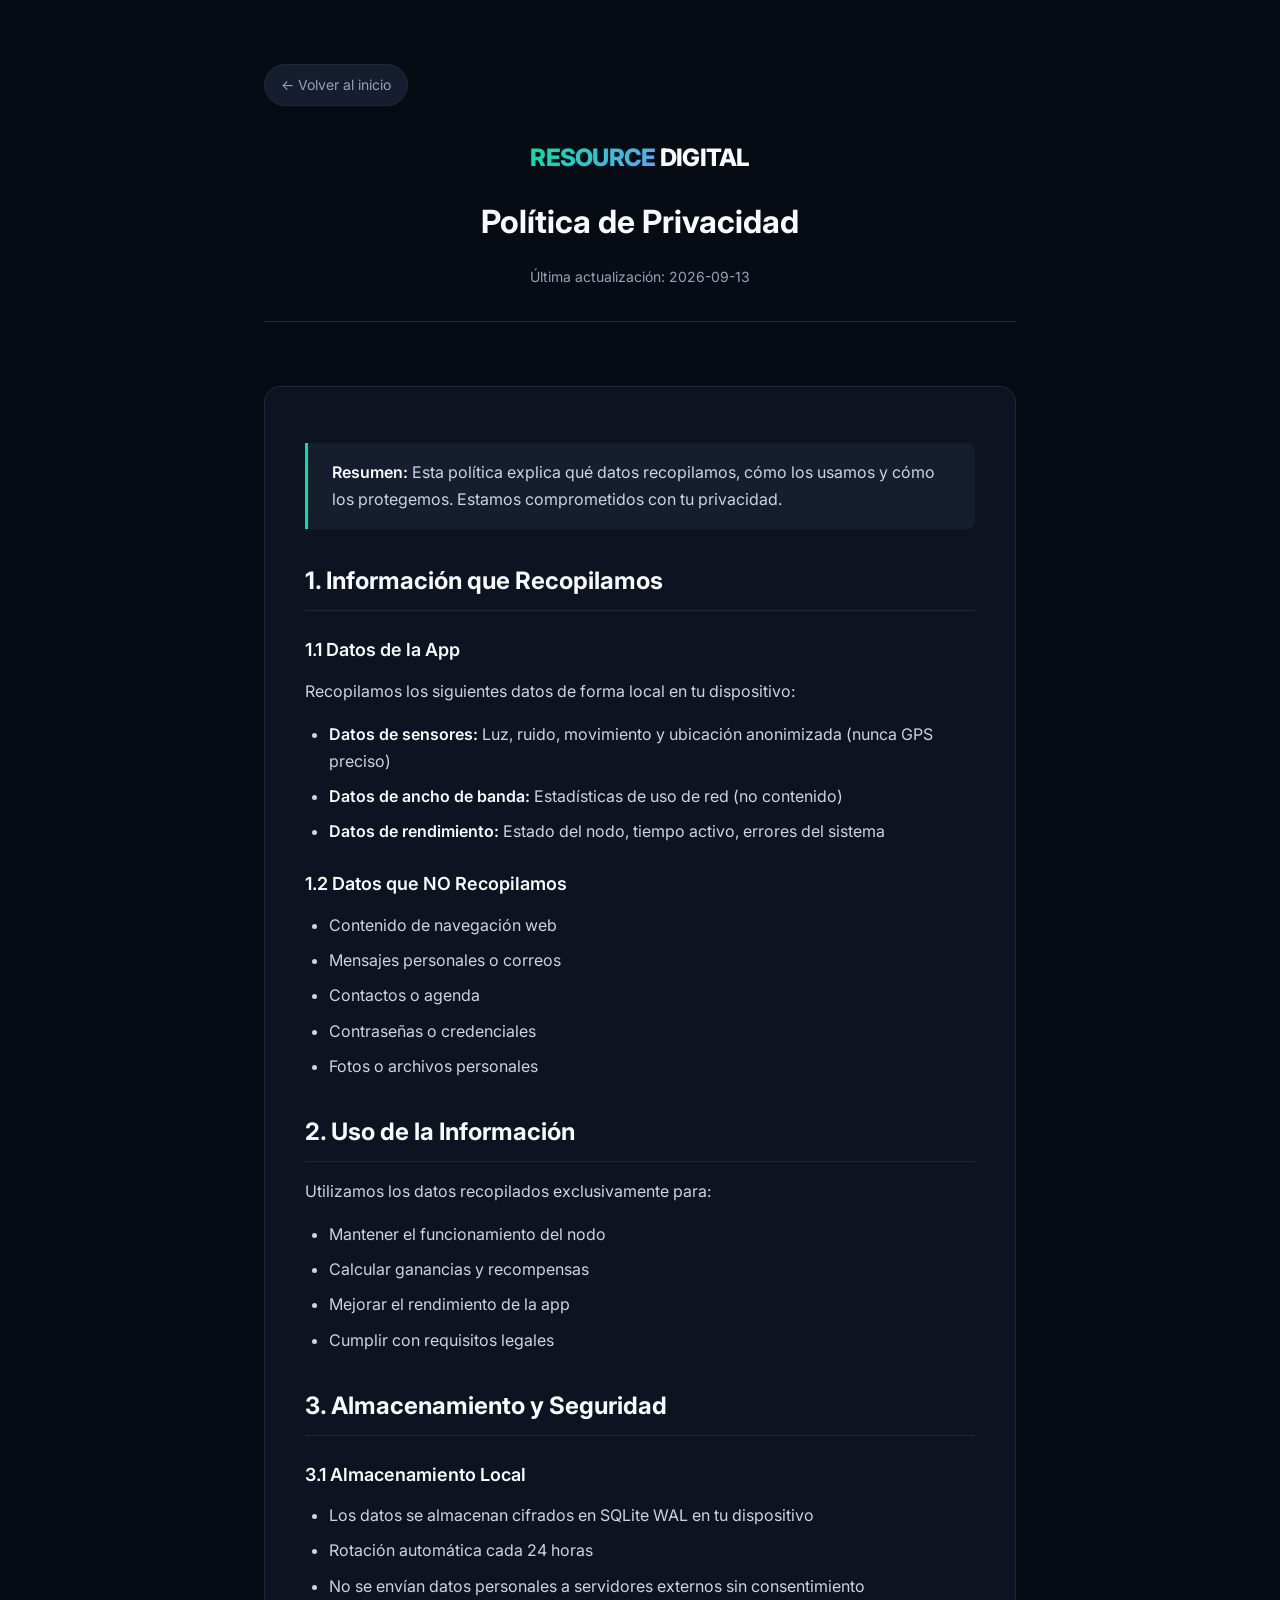
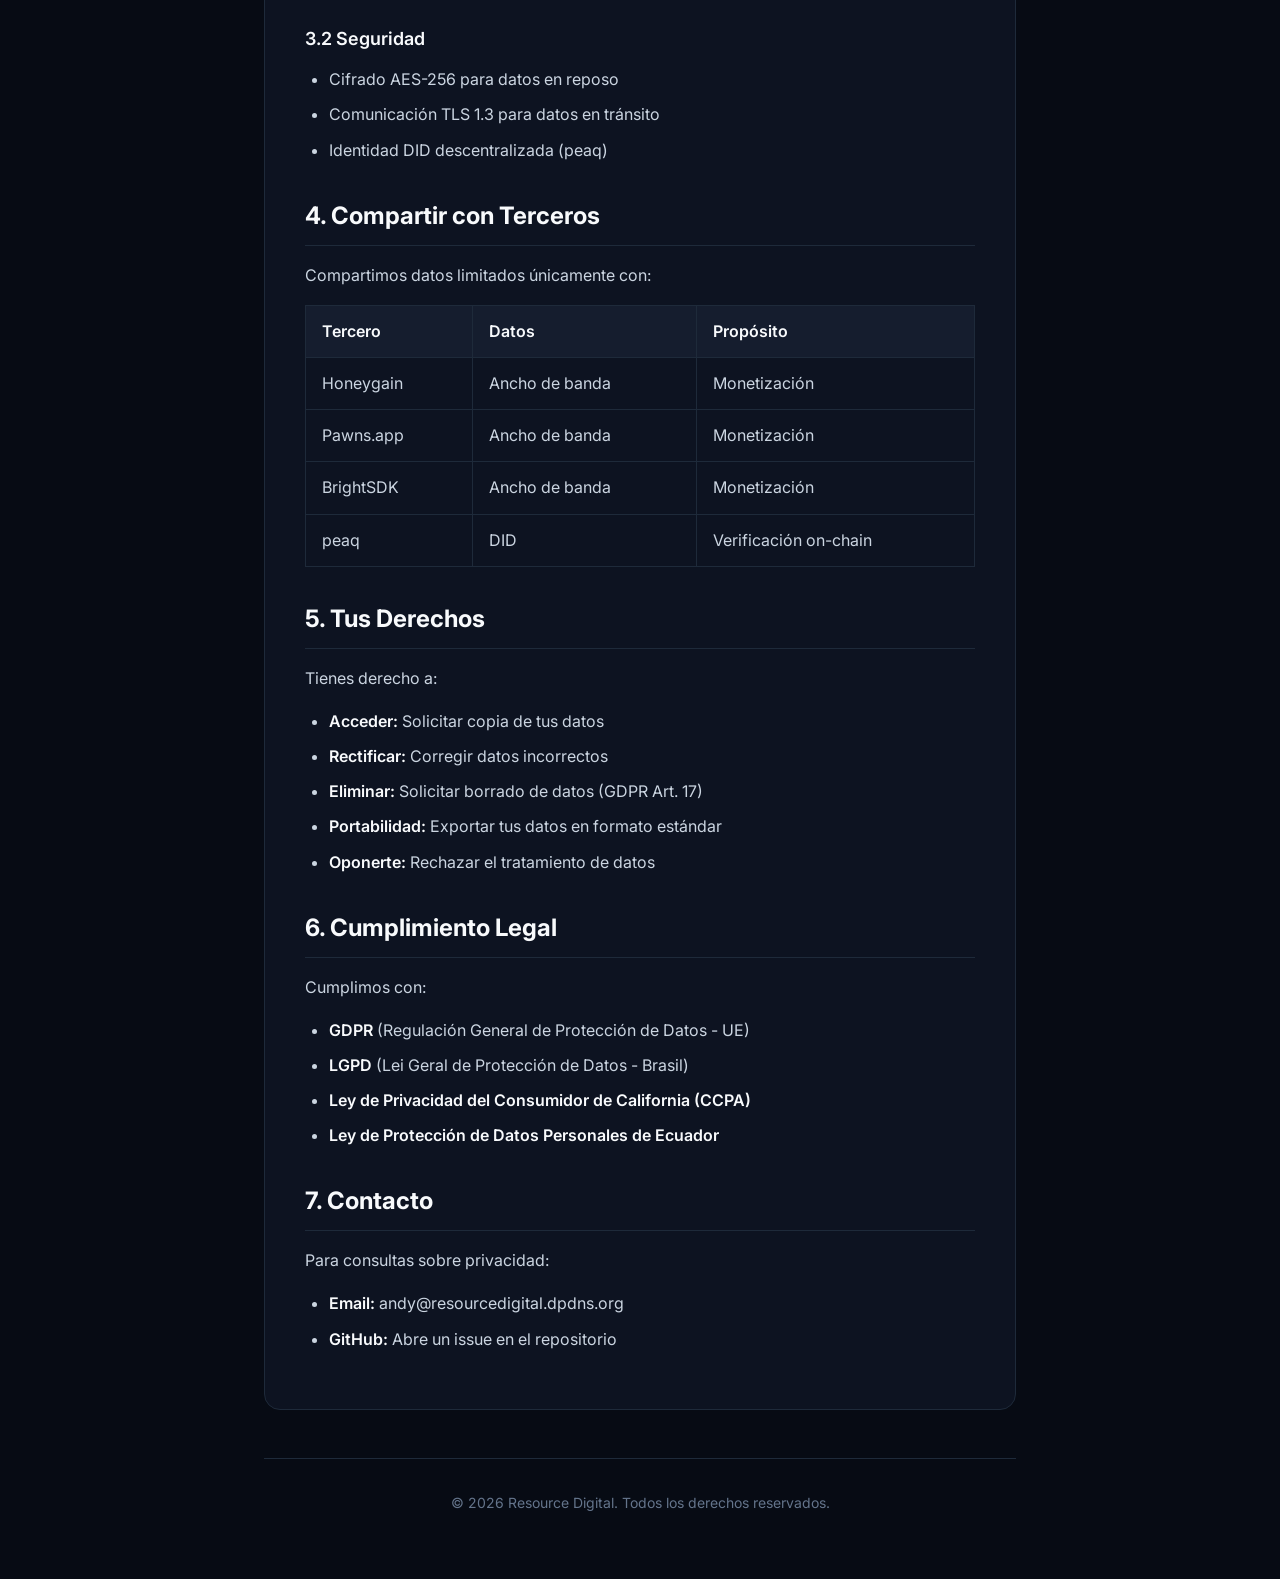
<file: legal/privacy.html>
<!DOCTYPE html>
<html lang="es">
<head>
    <meta charset="UTF-8">
    <meta name="viewport" content="width=device-width, initial-scale=1.0">
    <meta name="description" content="Resource Digital - Política de Privacidad">
    <meta name="theme-color" content="#00e5a0">
    <meta property="og:type" content="website">
    <meta property="og:title" content="Resource Digital | Política de Privacidad">
    <meta property="og:description" content="Política de Privacidad - Resource Digital">
    <title>Resource Digital | Política de Privacidad</title>
    <link rel="icon" type="image/svg+xml" href="../assets/images/favicon.svg">
    <link rel="preconnect" href="https://fonts.googleapis.com">
    <link rel="preconnect" href="https://fonts.gstatic.com" crossorigin>
    <link href="https://fonts.googleapis.com/css2?family=Inter:wght@400;500;600;700;800&family=JetBrains+Mono:wght@400;500&display=swap" rel="stylesheet">
    <style>
        :root {
            --bg-0: #070b14;
            --bg-1: #0d1321;
            --bg-2: #151d2e;
            --bg-3: #1a2540;
            --border: #1e2a3a;
            --border-hover: #2a3a52;
            --text-0: #f8fafc;
            --text-1: #cbd5e1;
            --text-2: #94a3b8;
            --text-3: #64748b;
            --accent: #00e5a0;
            --accent-dim: #00b884;
            --accent-glow: rgba(0, 229, 160, 0.12);
            --accent-glow-strong: rgba(0, 229, 160, 0.25);
            --warning: #fbbf24;
            --danger: #f87171;
            --info: #60a5fa;
            --future: #a78bfa;
            --gradient-primary: linear-gradient(135deg, var(--accent) 0%, var(--info) 100%);
            --font-sans: 'Inter', -apple-system, BlinkMacSystemFont, 'Segoe UI', sans-serif;
            --font-mono: 'JetBrains Mono', 'Fira Code', 'SF Mono', monospace;
            --fs-xs: 0.75rem;
            --fs-sm: 0.875rem;
            --fs-base: 1rem;
            --fs-lg: 1.125rem;
            --fs-xl: 1.5rem;
            --fs-2xl: 2rem;
            --fs-3xl: 2.75rem;
            --space-1: 0.25rem;
            --space-2: 0.5rem;
            --space-3: 0.75rem;
            --space-4: 1rem;
            --space-5: 1.25rem;
            --space-6: 1.5rem;
            --space-8: 2rem;
            --space-10: 2.5rem;
            --space-12: 3rem;
            --space-16: 4rem;
            --radius-sm: 8px;
            --radius-md: 12px;
            --radius-lg: 16px;
            --shadow-sm: 0 1px 3px rgba(0,0,0,0.4);
            --shadow-md: 0 4px 16px rgba(0,0,0,0.5);
            --shadow-lg: 0 12px 40px rgba(0,0,0,0.6);
            --shadow-glow: 0 0 32px var(--accent-glow);
            --ease: cubic-bezier(0.4, 0, 0.2, 1);
            --dur-fast: 150ms;
            --dur: 250ms;
            --dur-slow: 400ms;
        }
        *, *::before, *::after { box-sizing: border-box; margin: 0; padding: 0; }
        html { scroll-behavior: smooth; }
        body {
            font-family: var(--font-sans);
            background: var(--bg-0);
            color: var(--text-1);
            line-height: 1.7;
            -webkit-font-smoothing: antialiased;
            min-height: 100vh;
        }
        ::selection { background: var(--accent); color: var(--bg-0); }
        ::-webkit-scrollbar { width: 10px; }
        ::-webkit-scrollbar-track { background: var(--bg-0); }
        ::-webkit-scrollbar-thumb { background: var(--bg-3); border-radius: 5px; border: 2px solid var(--bg-0); }
        ::-webkit-scrollbar-thumb:hover { background: var(--accent-dim); }
        a { color: var(--accent); text-decoration: none; }
        a:hover { text-decoration: underline; }
        
        /* LAYOUT */
        .legal-container {
            max-width: 800px;
            margin: 0 auto;
            padding: var(--space-16) var(--space-6);
        }
        
        /* HEADER */
        .legal-header {
            text-align: center;
            margin-bottom: var(--space-16);
            padding-bottom: var(--space-8);
            border-bottom: 1px solid var(--border);
        }
        .legal-header__brand {
            font-size: var(--fs-xl);
            font-weight: 800;
            color: var(--text-0);
            text-transform: uppercase;
            letter-spacing: -0.03em;
            margin-bottom: var(--space-4);
        }
        .legal-header__brand-accent {
            background: var(--gradient-primary);
            -webkit-background-clip: text;
            -webkit-text-fill-color: transparent;
            background-clip: text;
        }
        .legal-header__title {
            font-size: var(--fs-2xl);
            font-weight: 700;
            color: var(--text-0);
            margin-bottom: var(--space-4);
        }
        .legal-header__subtitle {
            color: var(--text-2);
            font-size: var(--fs-sm);
        }
        
        /* CONTENT */
        .legal-content {
            background: var(--bg-1);
            border: 1px solid var(--border);
            border-radius: var(--radius-lg);
            padding: var(--space-10);
        }
        .legal-content h2 {
            font-size: var(--fs-xl);
            font-weight: 700;
            color: var(--text-0);
            margin: var(--space-8) 0 var(--space-4);
            padding-bottom: var(--space-2);
            border-bottom: 1px solid var(--border);
        }
        .legal-content h2:first-child { margin-top: 0; }
        .legal-content h3 {
            font-size: var(--fs-lg);
            font-weight: 600;
            color: var(--text-0);
            margin: var(--space-6) 0 var(--space-3);
        }
        .legal-content p {
            margin-bottom: var(--space-4);
            color: var(--text-1);
        }
        .legal-content ul, .legal-content ol {
            margin-bottom: var(--space-4);
            padding-left: var(--space-6);
        }
        .legal-content li {
            margin-bottom: var(--space-2);
            color: var(--text-1);
        }
        .legal-content strong { color: var(--text-0); font-weight: 600; }
        .legal-content blockquote {
            background: var(--bg-2);
            border-left: 3px solid var(--accent);
            padding: var(--space-4) var(--space-6);
            margin: var(--space-4) 0;
            border-radius: 0 var(--radius-sm) var(--radius-sm) 0;
        }
        .legal-content table {
            width: 100%;
            border-collapse: collapse;
            margin: var(--space-4) 0;
        }
        .legal-content th, .legal-content td {
            padding: var(--space-3) var(--space-4);
            text-align: left;
            border: 1px solid var(--border);
        }
        .legal-content th {
            background: var(--bg-2);
            color: var(--text-0);
            font-weight: 600;
        }
        .legal-content td { color: var(--text-1); }
        
        /* FOOTER */
        .legal-footer {
            text-align: center;
            margin-top: var(--space-12);
            padding-top: var(--space-8);
            border-top: 1px solid var(--border);
        }
        .legal-footer p {
            color: var(--text-3);
            font-size: var(--fs-sm);
        }
        
        /* BACK LINK */
        .back-link {
            display: inline-flex;
            align-items: center;
            gap: var(--space-2);
            margin-bottom: var(--space-8);
            padding: var(--space-2) var(--space-4);
            background: var(--bg-2);
            border: 1px solid var(--border);
            border-radius: 999px;
            font-size: var(--fs-sm);
            color: var(--text-2);
            transition: all var(--dur) var(--ease);
        }
        .back-link:hover {
            background: var(--bg-3);
            border-color: var(--accent);
            color: var(--accent);
            text-decoration: none;
        }
    </style>
</head>
<body>
    <div class="legal-container">
        <a href="../" class="back-link">← Volver al inicio</a>
        
        <header class="legal-header">
            <div class="legal-header__brand">
                <span class="legal-header__brand-accent">RESOURCE</span> DIGITAL
            </div>
            <h1 class="legal-header__title">Política de Privacidad</h1>
            <p class="legal-header__subtitle">Última actualización: 2026-09-13</p>
        </header>
        
        <main class="legal-content">
            
<blockquote>
<strong>Resumen:</strong> Esta política explica qué datos recopilamos, cómo los usamos y cómo los protegemos. Estamos comprometidos con tu privacidad.
</blockquote>

<h2>1. Información que Recopilamos</h2>

<h3>1.1 Datos de la App</h3>
<p>Recopilamos los siguientes datos de forma local en tu dispositivo:</p>
<ul>
<li><strong>Datos de sensores:</strong> Luz, ruido, movimiento y ubicación anonimizada (nunca GPS preciso)</li>
<li><strong>Datos de ancho de banda:</strong> Estadísticas de uso de red (no contenido)</li>
<li><strong>Datos de rendimiento:</strong> Estado del nodo, tiempo activo, errores del sistema</li>
</ul>

<h3>1.2 Datos que NO Recopilamos</h3>
<ul>
<li>Contenido de navegación web</li>
<li>Mensajes personales o correos</li>
<li>Contactos o agenda</li>
<li>Contraseñas o credenciales</li>
<li>Fotos o archivos personales</li>
</ul>

<h2>2. Uso de la Información</h2>
<p>Utilizamos los datos recopilados exclusivamente para:</p>
<ul>
<li>Mantener el funcionamiento del nodo</li>
<li>Calcular ganancias y recompensas</li>
<li>Mejorar el rendimiento de la app</li>
<li>Cumplir con requisitos legales</li>
</ul>

<h2>3. Almacenamiento y Seguridad</h2>

<h3>3.1 Almacenamiento Local</h3>
<ul>
<li>Los datos se almacenan cifrados en SQLite WAL en tu dispositivo</li>
<li>Rotación automática cada 24 horas</li>
<li>No se envían datos personales a servidores externos sin consentimiento</li>
</ul>

<h3>3.2 Seguridad</h3>
<ul>
<li>Cifrado AES-256 para datos en reposo</li>
<li>Comunicación TLS 1.3 para datos en tránsito</li>
<li>Identidad DID descentralizada (peaq)</li>
</ul>

<h2>4. Compartir con Terceros</h2>
<p>Compartimos datos limitados únicamente con:</p>
<table>
<tr><th>Tercero</th><th>Datos</th><th>Propósito</th></tr>
<tr><td>Honeygain</td><td>Ancho de banda</td><td>Monetización</td></tr>
<tr><td>Pawns.app</td><td>Ancho de banda</td><td>Monetización</td></tr>
<tr><td>BrightSDK</td><td>Ancho de banda</td><td>Monetización</td></tr>
<tr><td>peaq</td><td>DID</td><td>Verificación on-chain</td></tr>
</table>

<h2>5. Tus Derechos</h2>
<p>Tienes derecho a:</p>
<ul>
<li><strong>Acceder:</strong> Solicitar copia de tus datos</li>
<li><strong>Rectificar:</strong> Corregir datos incorrectos</li>
<li><strong>Eliminar:</strong> Solicitar borrado de datos (GDPR Art. 17)</li>
<li><strong>Portabilidad:</strong> Exportar tus datos en formato estándar</li>
<li><strong>Oponerte:</strong> Rechazar el tratamiento de datos</li>
</ul>

<h2>6. Cumplimiento Legal</h2>
<p>Cumplimos con:</p>
<ul>
<li><strong>GDPR</strong> (Regulación General de Protección de Datos - UE)</li>
<li><strong>LGPD</strong> (Lei Geral de Protección de Datos - Brasil)</li>
<li><strong>Ley de Privacidad del Consumidor de California (CCPA)</strong></li>
<li><strong>Ley de Protección de Datos Personales de Ecuador</strong></li>
</ul>

<h2>7. Contacto</h2>
<p>Para consultas sobre privacidad:</p>
<ul>
<li><strong>Email:</strong> andy@resourcedigital.dpdns.org</li>
<li><strong>GitHub:</strong> Abre un issue en el repositorio</li>
</ul>

        </main>
        
        <footer class="legal-footer">
            <p>© 2026 Resource Digital. Todos los derechos reservados.</p>
        </footer>
    </div>
</body>
</html>
</file>
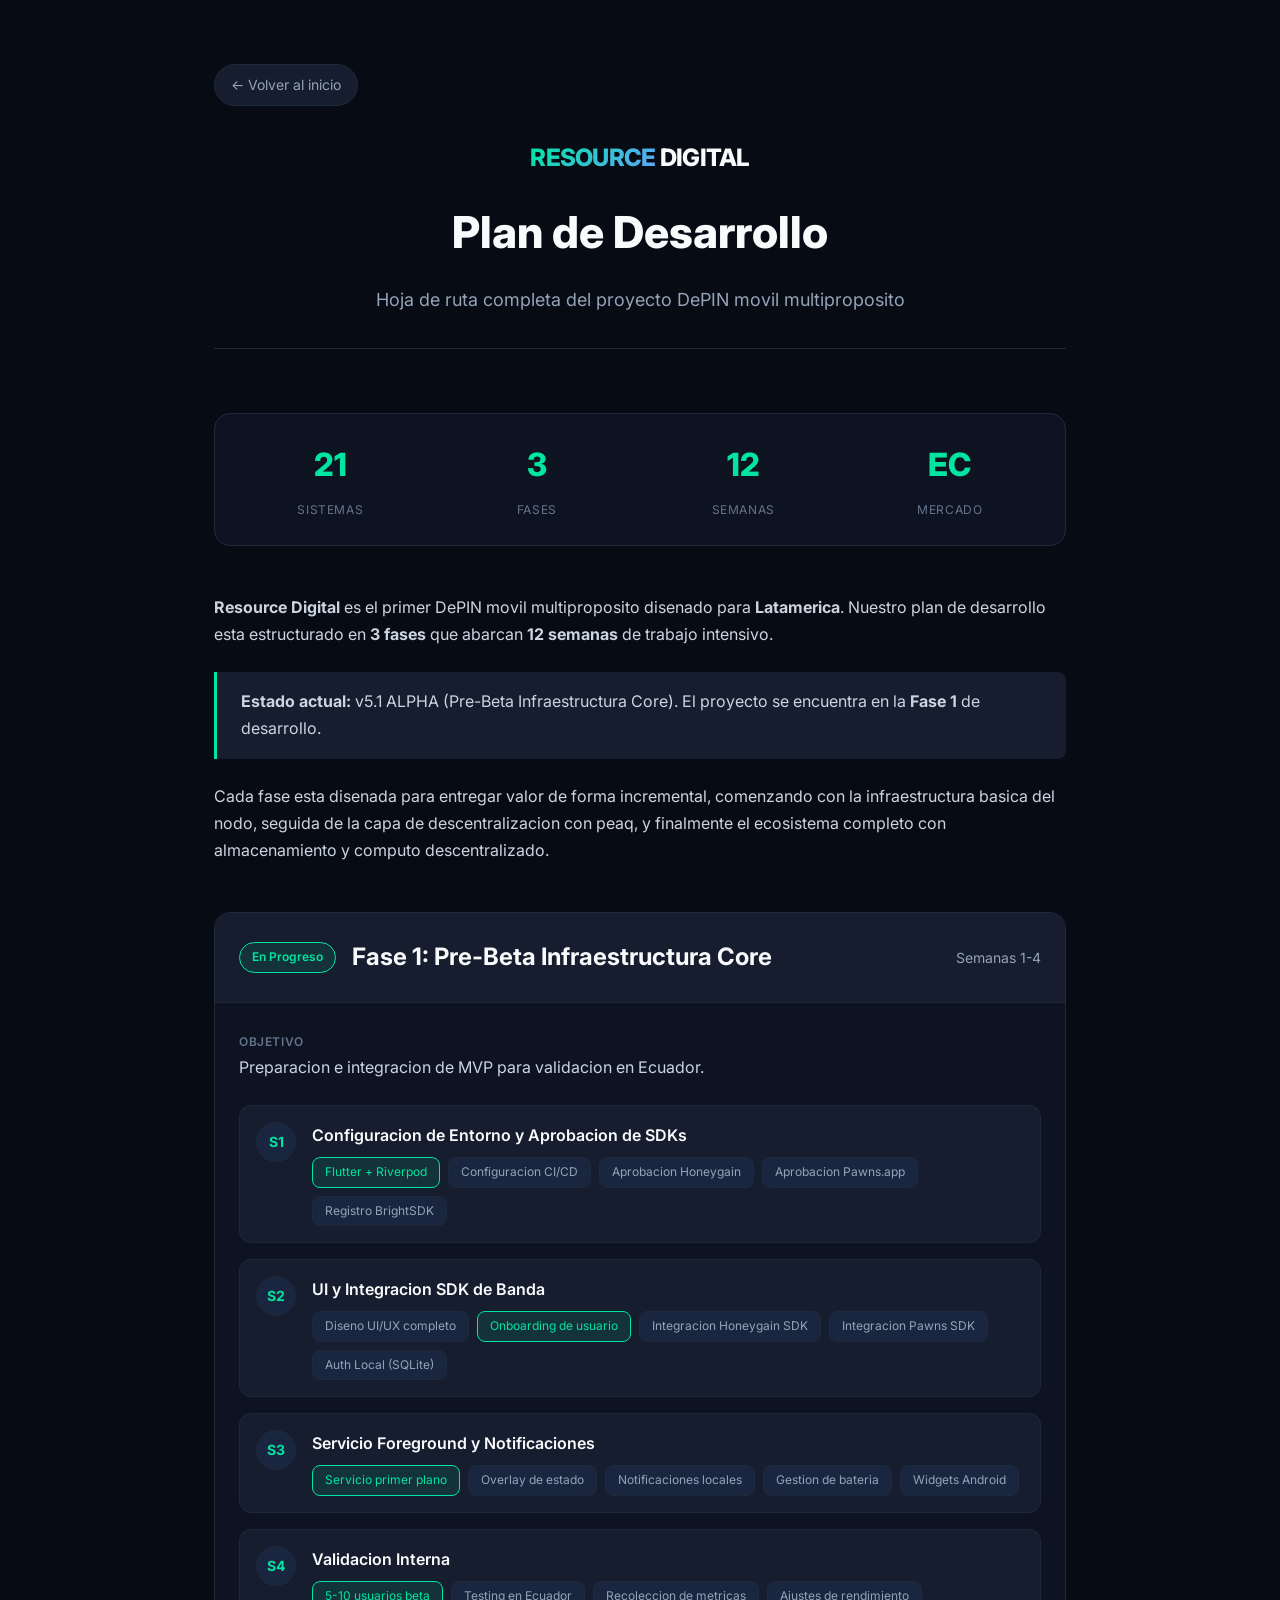
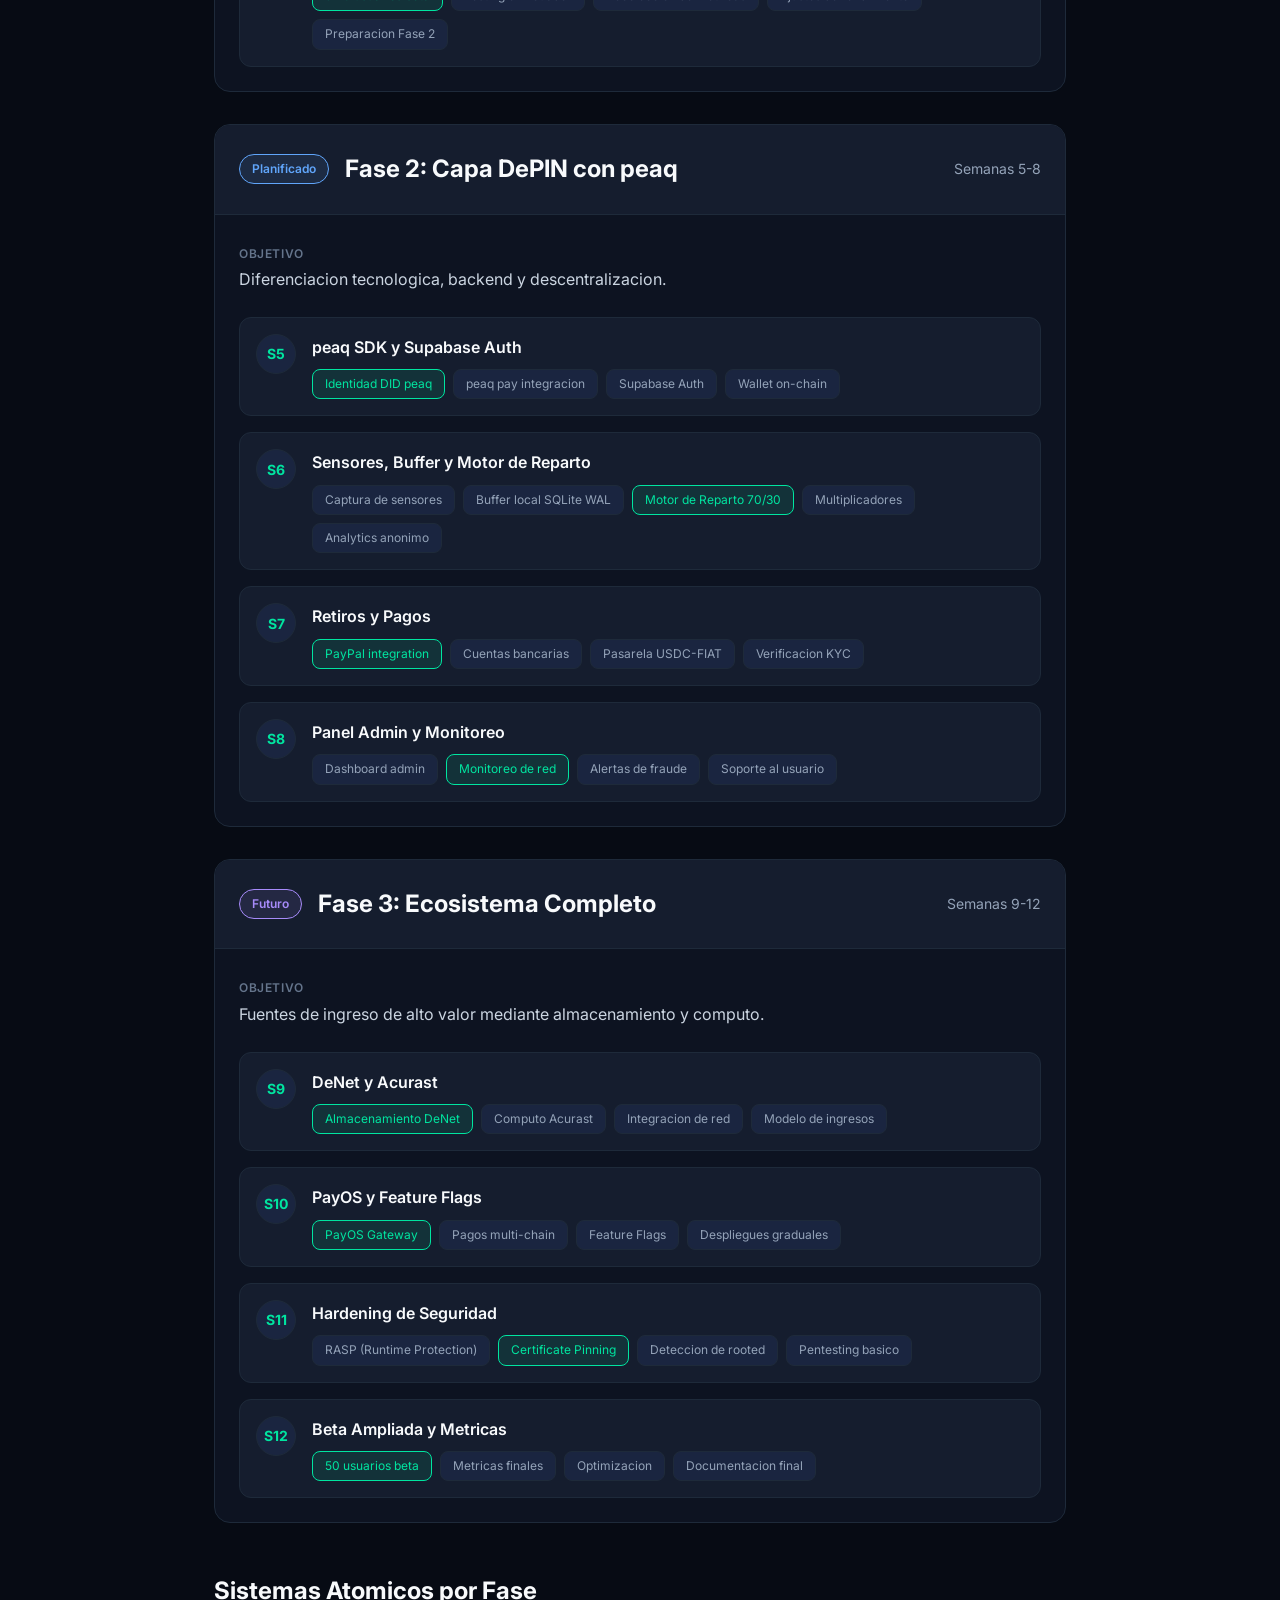
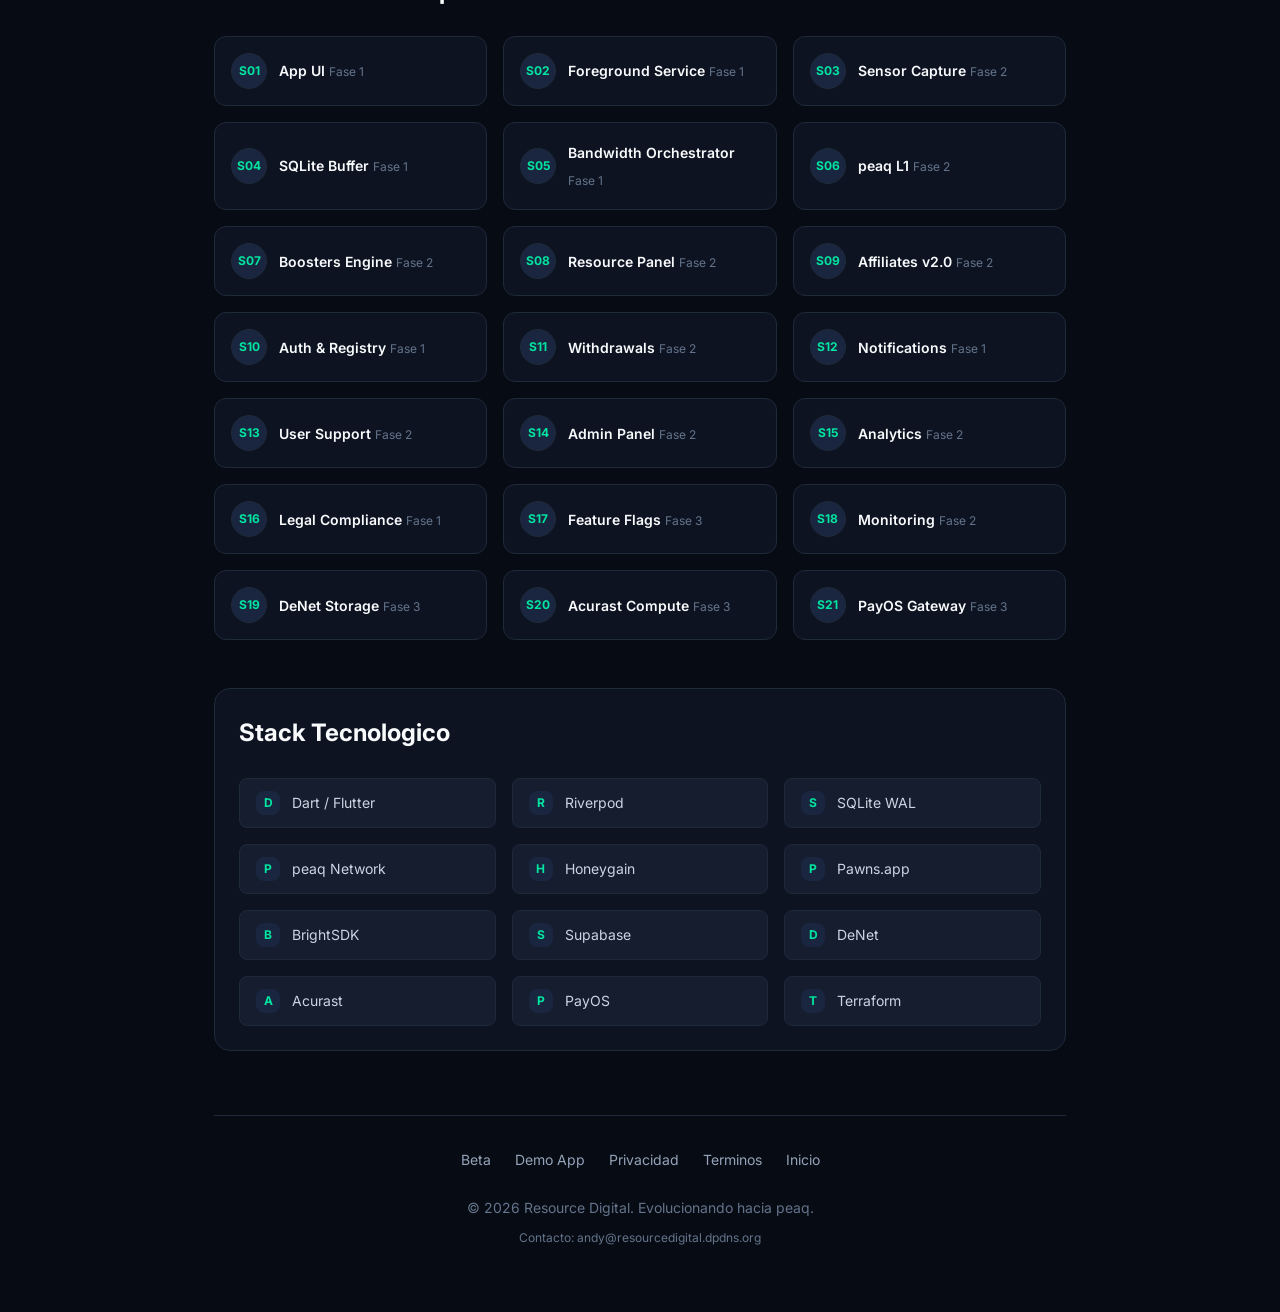
<file: legal/roadmap.html>
<!DOCTYPE html>
<html lang="es">
<head>
    <meta charset="UTF-8">
    <meta name="viewport" content="width=device-width, initial-scale=1.0">
    <meta name="description" content="Resource Digital - Plan de Desarrollo. Conoce nuestra hoja de ruta, fases y el progreso del proyecto.">
    <meta name="theme-color" content="#00e5a0">
    <meta property="og:type" content="website">
    <meta property="og:title" content="Resource Digital | Plan de Desarrollo">
    <meta property="og:description" content="Plan de Desarrollo completo - Resource Digital">
    <title>Resource Digital | Plan de Desarrollo</title>
    <link rel="icon" type="image/svg+xml" href="../assets/images/favicon.svg">
    <link rel="preconnect" href="https://fonts.googleapis.com">
    <link rel="preconnect" href="https://fonts.gstatic.com" crossorigin>
    <link href="https://fonts.googleapis.com/css2?family=Inter:wght@400;500;600;700;800&family=JetBrains+Mono:wght@400;500&display=swap" rel="stylesheet">
    <style>
        :root {
            --bg-0: #070b14;
            --bg-1: #0d1321;
            --bg-2: #151d2e;
            --bg-3: #1a2540;
            --border: #1e2a3a;
            --border-hover: #2a3a52;
            --text-0: #f8fafc;
            --text-1: #cbd5e1;
            --text-2: #94a3b8;
            --text-3: #64748b;
            --accent: #00e5a0;
            --accent-dim: #00b884;
            --accent-glow: rgba(0, 229, 160, 0.12);
            --warning: #fbbf24;
            --danger: #f87171;
            --info: #60a5fa;
            --future: #a78bfa;
            --gradient-primary: linear-gradient(135deg, var(--accent) 0%, var(--info) 100%);
            --font-sans: 'Inter', -apple-system, BlinkMacSystemFont, 'Segoe UI', sans-serif;
            --font-mono: 'JetBrains Mono', 'Fira Code', 'SF Mono', monospace;
            --fs-xs: 0.75rem;
            --fs-sm: 0.875rem;
            --fs-base: 1rem;
            --fs-lg: 1.125rem;
            --fs-xl: 1.5rem;
            --fs-2xl: 2rem;
            --fs-3xl: 2.75rem;
            --space-1: 0.25rem;
            --space-2: 0.5rem;
            --space-3: 0.75rem;
            --space-4: 1rem;
            --space-5: 1.25rem;
            --space-6: 1.5rem;
            --space-8: 2rem;
            --space-10: 2.5rem;
            --space-12: 3rem;
            --space-16: 4rem;
            --radius-sm: 8px;
            --radius-md: 12px;
            --radius-lg: 16px;
            --shadow-sm: 0 1px 3px rgba(0,0,0,0.4);
            --shadow-md: 0 4px 16px rgba(0,0,0,0.5);
            --shadow-lg: 0 12px 40px rgba(0,0,0,0.6);
            --shadow-glow: 0 0 32px var(--accent-glow);
            --ease: cubic-bezier(0.4, 0, 0.2, 1);
            --dur-fast: 150ms;
            --dur: 250ms;
            --dur-slow: 400ms;
        }
        *, *::before, *::after { box-sizing: border-box; margin: 0; padding: 0; }
        html { scroll-behavior: smooth; }
        body {
            font-family: var(--font-sans);
            background: var(--bg-0);
            color: var(--text-1);
            line-height: 1.7;
            -webkit-font-smoothing: antialiased;
            min-height: 100vh;
        }
        ::selection { background: var(--accent); color: var(--bg-0); }
        a { color: var(--accent); text-decoration: none; }
        a:hover { text-decoration: underline; }

        /* BACK LINK */
        .back-link {
            display: inline-flex;
            align-items: center;
            gap: var(--space-2);
            margin-bottom: var(--space-8);
            padding: var(--space-2) var(--space-4);
            background: var(--bg-2);
            border: 1px solid var(--border);
            border-radius: 999px;
            font-size: var(--fs-sm);
            color: var(--text-2);
            transition: all var(--dur) var(--ease);
        }
        .back-link:hover {
            background: var(--bg-3);
            border-color: var(--accent);
            color: var(--accent);
            text-decoration: none;
        }

        /* CONTAINER */
        .roadmap-container {
            max-width: 900px;
            margin: 0 auto;
            padding: var(--space-16) var(--space-6);
        }

        /* HEADER */
        .roadmap-header {
            text-align: center;
            margin-bottom: var(--space-16);
            padding-bottom: var(--space-8);
            border-bottom: 1px solid var(--border);
        }
        .roadmap-header__brand {
            font-size: var(--fs-xl);
            font-weight: 800;
            color: var(--text-0);
            text-transform: uppercase;
            letter-spacing: -0.03em;
            margin-bottom: var(--space-4);
        }
        .roadmap-header__brand-accent {
            background: var(--gradient-primary);
            -webkit-background-clip: text;
            -webkit-text-fill-color: transparent;
            background-clip: text;
        }
        .roadmap-header__title {
            font-size: var(--fs-3xl);
            font-weight: 800;
            color: var(--text-0);
            margin-bottom: var(--space-4);
        }
        .roadmap-header__subtitle {
            color: var(--text-2);
            font-size: var(--fs-lg);
        }

        /* STATUS BAR */
        .status-bar {
            background: var(--bg-1);
            border: 1px solid var(--border);
            border-radius: var(--radius-lg);
            padding: var(--space-6);
            margin-bottom: var(--space-12);
        }
        .status-bar__grid {
            display: grid;
            grid-template-columns: repeat(4, 1fr);
            gap: var(--space-6);
            text-align: center;
        }
        .status-bar__item {
            display: flex;
            flex-direction: column;
            align-items: center;
            gap: var(--space-2);
        }
        .status-bar__value {
            font-size: var(--fs-2xl);
            font-weight: 800;
            color: var(--accent);
        }
        .status-bar__label {
            font-size: var(--fs-xs);
            color: var(--text-3);
            text-transform: uppercase;
            letter-spacing: 0.05em;
        }

        /* INTRO */
        .intro-section {
            margin-bottom: var(--space-12);
        }
        .intro-section p {
            margin-bottom: var(--space-4);
            color: var(--text-1);
        }
        .intro-section__highlight {
            background: var(--bg-2);
            border-left: 3px solid var(--accent);
            padding: var(--space-4) var(--space-6);
            border-radius: 0 var(--radius-sm) var(--radius-sm) 0;
            margin: var(--space-6) 0;
        }

        /* PHASES */
        .phase {
            background: var(--bg-1);
            border: 1px solid var(--border);
            border-radius: var(--radius-lg);
            margin-bottom: var(--space-8);
            overflow: hidden;
        }
        .phase__header {
            display: flex;
            align-items: center;
            justify-content: space-between;
            padding: var(--space-6);
            background: var(--bg-2);
            border-bottom: 1px solid var(--border);
        }
        .phase__header-left {
            display: flex;
            align-items: center;
            gap: var(--space-4);
        }
        .phase__badge {
            display: inline-flex;
            align-items: center;
            gap: var(--space-2);
            padding: var(--space-1) var(--space-3);
            background: var(--bg-3);
            border: 1px solid var(--border);
            border-radius: 999px;
            font-size: var(--fs-xs);
            font-weight: 600;
            color: var(--text-2);
        }
        .phase__badge--active {
            background: rgba(0, 229, 160, 0.1);
            border-color: var(--accent);
            color: var(--accent);
        }
        .phase__badge--progress {
            background: rgba(96, 165, 250, 0.1);
            border-color: var(--info);
            color: var(--info);
        }
        .phase__badge--planned {
            background: rgba(167, 139, 250, 0.1);
            border-color: var(--future);
            color: var(--future);
        }
        .phase__title {
            font-size: var(--fs-xl);
            font-weight: 700;
            color: var(--text-0);
        }
        .phase__timeline {
            font-size: var(--fs-sm);
            color: var(--text-2);
        }
        .phase__body {
            padding: var(--space-6);
        }
        .phase__objective {
            margin-bottom: var(--space-6);
        }
        .phase__objective-label {
            font-size: var(--fs-xs);
            font-weight: 600;
            color: var(--text-3);
            text-transform: uppercase;
            letter-spacing: 0.05em;
            margin-bottom: var(--space-2);
        }
        .phase__objective-text {
            font-size: var(--fs-base);
            color: var(--text-1);
        }

        /* WEEKS */
        .weeks-grid {
            display: grid;
            gap: var(--space-4);
        }
        .week {
            display: flex;
            gap: var(--space-4);
            padding: var(--space-4);
            background: var(--bg-2);
            border: 1px solid var(--border);
            border-radius: var(--radius-md);
            transition: all var(--dur) var(--ease);
        }
        .week:hover {
            border-color: var(--accent);
            background: var(--bg-3);
        }
        .week__number {
            display: flex;
            align-items: center;
            justify-content: center;
            min-width: 40px;
            height: 40px;
            background: var(--bg-3);
            border: 1px solid var(--border);
            border-radius: 50%;
            font-size: var(--fs-sm);
            font-weight: 700;
            color: var(--accent);
        }
        .week__content {
            flex: 1;
        }
        .week__title {
            font-size: var(--fs-base);
            font-weight: 600;
            color: var(--text-0);
            margin-bottom: var(--space-2);
        }
        .week__tasks {
            display: flex;
            flex-wrap: wrap;
            gap: var(--space-2);
        }
        .week__task {
            display: inline-flex;
            align-items: center;
            gap: var(--space-1);
            padding: var(--space-1) var(--space-3);
            background: var(--bg-3);
            border: 1px solid var(--border);
            border-radius: var(--radius-sm);
            font-size: var(--fs-xs);
            color: var(--text-2);
        }
        .week__task--highlight {
            background: rgba(0, 229, 160, 0.1);
            border-color: var(--accent);
            color: var(--accent);
        }

        /* SYSTEMS */
        .systems-section {
            margin-top: var(--space-12);
        }
        .systems-section__title {
            font-size: var(--fs-xl);
            font-weight: 700;
            color: var(--text-0);
            margin-bottom: var(--space-6);
        }
        .systems-grid {
            display: grid;
            grid-template-columns: repeat(auto-fill, minmax(250px, 1fr));
            gap: var(--space-4);
        }
        .system-card {
            display: flex;
            align-items: center;
            gap: var(--space-3);
            padding: var(--space-4);
            background: var(--bg-1);
            border: 1px solid var(--border);
            border-radius: var(--radius-md);
            transition: all var(--dur) var(--ease);
        }
        .system-card:hover {
            border-color: var(--accent);
            background: var(--bg-2);
        }
        .system-card__badge {
            display: flex;
            align-items: center;
            justify-content: center;
            min-width: 36px;
            height: 36px;
            background: var(--bg-3);
            border: 1px solid var(--border);
            border-radius: 50%;
            font-size: var(--fs-xs);
            font-weight: 700;
            color: var(--accent);
        }
        .system-card__info {
            flex: 1;
        }
        .system-card__name {
            font-size: var(--fs-sm);
            font-weight: 600;
            color: var(--text-0);
        }
        .system-card__phase {
            font-size: var(--fs-xs);
            color: var(--text-3);
        }

        /* TECH STACK */
        .tech-section {
            margin-top: var(--space-12);
            padding: var(--space-6);
            background: var(--bg-1);
            border: 1px solid var(--border);
            border-radius: var(--radius-lg);
        }
        .tech-section__title {
            font-size: var(--fs-xl);
            font-weight: 700;
            color: var(--text-0);
            margin-bottom: var(--space-6);
        }
        .tech-grid {
            display: grid;
            grid-template-columns: repeat(auto-fill, minmax(200px, 1fr));
            gap: var(--space-4);
        }
        .tech-item {
            display: flex;
            align-items: center;
            gap: var(--space-3);
            padding: var(--space-3) var(--space-4);
            background: var(--bg-2);
            border: 1px solid var(--border);
            border-radius: var(--radius-sm);
            font-size: var(--fs-sm);
            color: var(--text-1);
        }
        .tech-item__icon {
            width: 24px;
            height: 24px;
            display: flex;
            align-items: center;
            justify-content: center;
            background: var(--bg-3);
            border-radius: var(--radius-sm);
            font-size: var(--fs-xs);
            font-weight: 700;
            color: var(--accent);
        }

        /* FOOTER */
        .roadmap-footer {
            text-align: center;
            margin-top: var(--space-16);
            padding-top: var(--space-8);
            border-top: 1px solid var(--border);
        }
        .roadmap-footer p {
            color: var(--text-3);
            font-size: var(--fs-sm);
        }
        .roadmap-footer__links {
            display: flex;
            justify-content: center;
            gap: var(--space-6);
            margin-bottom: var(--space-6);
        }
        .roadmap-footer__links a {
            color: var(--text-2);
            font-size: var(--fs-sm);
            transition: color var(--dur-fast) var(--ease);
        }
        .roadmap-footer__links a:hover {
            color: var(--accent);
        }

        /* RESPONSIVE */
        @media (max-width: 768px) {
            .status-bar__grid {
                grid-template-columns: repeat(2, 1fr);
            }
            .systems-grid {
                grid-template-columns: 1fr;
            }
            .tech-grid {
                grid-template-columns: 1fr;
            }
            .phase__header {
                flex-direction: column;
                align-items: flex-start;
                gap: var(--space-3);
            }
        }
    </style>
</head>
<body>
    <div class="roadmap-container">
        <a href="../" class="back-link">← Volver al inicio</a>
        
        <header class="roadmap-header">
            <div class="roadmap-header__brand">
                <span class="roadmap-header__brand-accent">RESOURCE</span> DIGITAL
            </div>
            <h1 class="roadmap-header__title">Plan de Desarrollo</h1>
            <p class="roadmap-header__subtitle">Hoja de ruta completa del proyecto DePIN movil multiproposito</p>
        </header>

<main>

        <!-- STATUS BAR -->
        <div class="status-bar">
            <div class="status-bar__grid">
                <div class="status-bar__item">
                    <span class="status-bar__value">21</span>
                    <span class="status-bar__label">Sistemas</span>
                </div>
                <div class="status-bar__item">
                    <span class="status-bar__value">3</span>
                    <span class="status-bar__label">Fases</span>
                </div>
                <div class="status-bar__item">
                    <span class="status-bar__value">12</span>
                    <span class="status-bar__label">Semanas</span>
                </div>
                <div class="status-bar__item">
                    <span class="status-bar__value">EC</span>
                    <span class="status-bar__label">Mercado</span>
                </div>
            </div>
        </div>

        <!-- INTRO -->
        <section class="intro-section">
            <p>
                <strong>Resource Digital</strong> es el primer DePIN movil multiproposito disenado para 
                <strong>Latamerica</strong>. Nuestro plan de desarrollo esta estructurado en 
                <strong>3 fases</strong> que abarcan <strong>12 semanas</strong> de trabajo intensivo.
            </p>
            <div class="intro-section__highlight">
                <strong>Estado actual:</strong> v5.1 ALPHA (Pre-Beta Infraestructura Core). 
                El proyecto se encuentra en la <strong>Fase 1</strong> de desarrollo.
            </div>
            <p>
                Cada fase esta disenada para entregar valor de forma incremental, comenzando con la 
                infraestructura basica del nodo, seguida de la capa de descentralizacion con peaq, 
                y finalmente el ecosistema completo con almacenamiento y computo descentralizado.
            </p>
        </section>

        <!-- FASE 1 -->
        <div class="phase">
            <div class="phase__header">
                <div class="phase__header-left">
                    <span class="phase__badge phase__badge--active">En Progreso</span>
                    <h2 class="phase__title">Fase 1: Pre-Beta Infraestructura Core</h2>
                </div>
                <span class="phase__timeline">Semanas 1-4</span>
            </div>
            <div class="phase__body">
                <div class="phase__objective">
                    <span class="phase__objective-label">Objetivo</span>
                    <p class="phase__objective-text">Preparacion e integracion de MVP para validacion en Ecuador.</p>
                </div>
                <div class="weeks-grid">
                    <div class="week">
                        <div class="week__number">S1</div>
                        <div class="week__content">
                            <h3 class="week__title">Configuracion de Entorno y Aprobacion de SDKs</h3>
                            <div class="week__tasks">
                                <span class="week__task week__task--highlight">Flutter + Riverpod</span>
                                <span class="week__task">Configuracion CI/CD</span>
                                <span class="week__task">Aprobacion Honeygain</span>
                                <span class="week__task">Aprobacion Pawns.app</span>
                                <span class="week__task">Registro BrightSDK</span>
                            </div>
                        </div>
                    </div>
                    <div class="week">
                        <div class="week__number">S2</div>
                        <div class="week__content">
                            <h3 class="week__title">UI y Integracion SDK de Banda</h3>
                            <div class="week__tasks">
                                <span class="week__task">Diseno UI/UX completo</span>
                                <span class="week__task week__task--highlight">Onboarding de usuario</span>
                                <span class="week__task">Integracion Honeygain SDK</span>
                                <span class="week__task">Integracion Pawns SDK</span>
                                <span class="week__task">Auth Local (SQLite)</span>
                            </div>
                        </div>
                    </div>
                    <div class="week">
                        <div class="week__number">S3</div>
                        <div class="week__content">
                            <h3 class="week__title">Servicio Foreground y Notificaciones</h3>
                            <div class="week__tasks">
                                <span class="week__task week__task--highlight">Servicio primer plano</span>
                                <span class="week__task">Overlay de estado</span>
                                <span class="week__task">Notificaciones locales</span>
                                <span class="week__task">Gestion de bateria</span>
                                <span class="week__task">Widgets Android</span>
                            </div>
                        </div>
                    </div>
                    <div class="week">
                        <div class="week__number">S4</div>
                        <div class="week__content">
                            <h3 class="week__title">Validacion Interna</h3>
                            <div class="week__tasks">
                                <span class="week__task week__task--highlight">5-10 usuarios beta</span>
                                <span class="week__task">Testing en Ecuador</span>
                                <span class="week__task">Recoleccion de metricas</span>
                                <span class="week__task">Ajustes de rendimiento</span>
                                <span class="week__task">Preparacion Fase 2</span>
                            </div>
                        </div>
                    </div>
                </div>
            </div>
        </div>

        <!-- FASE 2 -->
        <div class="phase">
            <div class="phase__header">
                <div class="phase__header-left">
                    <span class="phase__badge phase__badge--progress">Planificado</span>
                    <h2 class="phase__title">Fase 2: Capa DePIN con peaq</h2>
                </div>
                <span class="phase__timeline">Semanas 5-8</span>
            </div>
            <div class="phase__body">
                <div class="phase__objective">
                    <span class="phase__objective-label">Objetivo</span>
                    <p class="phase__objective-text">Diferenciacion tecnologica, backend y descentralizacion.</p>
                </div>
                <div class="weeks-grid">
                    <div class="week">
                        <div class="week__number">S5</div>
                        <div class="week__content">
                            <h3 class="week__title">peaq SDK y Supabase Auth</h3>
                            <div class="week__tasks">
                                <span class="week__task week__task--highlight">Identidad DID peaq</span>
                                <span class="week__task">peaq pay integracion</span>
                                <span class="week__task">Supabase Auth</span>
                                <span class="week__task">Wallet on-chain</span>
                            </div>
                        </div>
                    </div>
                    <div class="week">
                        <div class="week__number">S6</div>
                        <div class="week__content">
                            <h3 class="week__title">Sensores, Buffer y Motor de Reparto</h3>
                            <div class="week__tasks">
                                <span class="week__task">Captura de sensores</span>
                                <span class="week__task">Buffer local SQLite WAL</span>
                                <span class="week__task week__task--highlight">Motor de Reparto 70/30</span>
                                <span class="week__task">Multiplicadores</span>
                                <span class="week__task">Analytics anonimo</span>
                            </div>
                        </div>
                    </div>
                    <div class="week">
                        <div class="week__number">S7</div>
                        <div class="week__content">
                            <h3 class="week__title">Retiros y Pagos</h3>
                            <div class="week__tasks">
                                <span class="week__task week__task--highlight">PayPal integration</span>
                                <span class="week__task">Cuentas bancarias</span>
                                <span class="week__task">Pasarela USDC-FIAT</span>
                                <span class="week__task">Verificacion KYC</span>
                            </div>
                        </div>
                    </div>
                    <div class="week">
                        <div class="week__number">S8</div>
                        <div class="week__content">
                            <h3 class="week__title">Panel Admin y Monitoreo</h3>
                            <div class="week__tasks">
                                <span class="week__task">Dashboard admin</span>
                                <span class="week__task week__task--highlight">Monitoreo de red</span>
                                <span class="week__task">Alertas de fraude</span>
                                <span class="week__task">Soporte al usuario</span>
                            </div>
                        </div>
                    </div>
                </div>
            </div>
        </div>

        <!-- FASE 3 -->
        <div class="phase">
            <div class="phase__header">
                <div class="phase__header-left">
                    <span class="phase__badge phase__badge--planned">Futuro</span>
                    <h2 class="phase__title">Fase 3: Ecosistema Completo</h2>
                </div>
                <span class="phase__timeline">Semanas 9-12</span>
            </div>
            <div class="phase__body">
                <div class="phase__objective">
                    <span class="phase__objective-label">Objetivo</span>
                    <p class="phase__objective-text">Fuentes de ingreso de alto valor mediante almacenamiento y computo.</p>
                </div>
                <div class="weeks-grid">
                    <div class="week">
                        <div class="week__number">S9</div>
                        <div class="week__content">
                            <h3 class="week__title">DeNet y Acurast</h3>
                            <div class="week__tasks">
                                <span class="week__task week__task--highlight">Almacenamiento DeNet</span>
                                <span class="week__task">Computo Acurast</span>
                                <span class="week__task">Integracion de red</span>
                                <span class="week__task">Modelo de ingresos</span>
                            </div>
                        </div>
                    </div>
                    <div class="week">
                        <div class="week__number">S10</div>
                        <div class="week__content">
                            <h3 class="week__title">PayOS y Feature Flags</h3>
                            <div class="week__tasks">
                                <span class="week__task week__task--highlight">PayOS Gateway</span>
                                <span class="week__task">Pagos multi-chain</span>
                                <span class="week__task">Feature Flags</span>
                                <span class="week__task">Despliegues graduales</span>
                            </div>
                        </div>
                    </div>
                    <div class="week">
                        <div class="week__number">S11</div>
                        <div class="week__content">
                            <h3 class="week__title">Hardening de Seguridad</h3>
                            <div class="week__tasks">
                                <span class="week__task">RASP (Runtime Protection)</span>
                                <span class="week__task week__task--highlight">Certificate Pinning</span>
                                <span class="week__task">Deteccion de rooted</span>
                                <span class="week__task">Pentesting basico</span>
                            </div>
                        </div>
                    </div>
                    <div class="week">
                        <div class="week__number">S12</div>
                        <div class="week__content">
                            <h3 class="week__title">Beta Ampliada y Metricas</h3>
                            <div class="week__tasks">
                                <span class="week__task week__task--highlight">50 usuarios beta</span>
                                <span class="week__task">Metricas finales</span>
                                <span class="week__task">Optimizacion</span>
                                <span class="week__task">Documentacion final</span>
                            </div>
                        </div>
                    </div>
                </div>
            </div>
        </div>

        <!-- SISTEMAS -->
        <section class="systems-section">
            <h2 class="systems-section__title">Sistemas Atomicos por Fase</h2>
            <div class="systems-grid">
                <div class="system-card">
                    <span class="system-card__badge">S01</span>
                    <div class="system-card__info">
                        <span class="system-card__name">App UI</span>
                        <span class="system-card__phase">Fase 1</span>
                    </div>
                </div>
                <div class="system-card">
                    <span class="system-card__badge">S02</span>
                    <div class="system-card__info">
                        <span class="system-card__name">Foreground Service</span>
                        <span class="system-card__phase">Fase 1</span>
                    </div>
                </div>
                <div class="system-card">
                    <span class="system-card__badge">S03</span>
                    <div class="system-card__info">
                        <span class="system-card__name">Sensor Capture</span>
                        <span class="system-card__phase">Fase 2</span>
                    </div>
                </div>
                <div class="system-card">
                    <span class="system-card__badge">S04</span>
                    <div class="system-card__info">
                        <span class="system-card__name">SQLite Buffer</span>
                        <span class="system-card__phase">Fase 1</span>
                    </div>
                </div>
                <div class="system-card">
                    <span class="system-card__badge">S05</span>
                    <div class="system-card__info">
                        <span class="system-card__name">Bandwidth Orchestrator</span>
                        <span class="system-card__phase">Fase 1</span>
                    </div>
                </div>
                <div class="system-card">
                    <span class="system-card__badge">S06</span>
                    <div class="system-card__info">
                        <span class="system-card__name">peaq L1</span>
                        <span class="system-card__phase">Fase 2</span>
                    </div>
                </div>
                <div class="system-card">
                    <span class="system-card__badge">S07</span>
                    <div class="system-card__info">
                        <span class="system-card__name">Boosters Engine</span>
                        <span class="system-card__phase">Fase 2</span>
                    </div>
                </div>
                <div class="system-card">
                    <span class="system-card__badge">S08</span>
                    <div class="system-card__info">
                        <span class="system-card__name">Resource Panel</span>
                        <span class="system-card__phase">Fase 2</span>
                    </div>
                </div>
                <div class="system-card">
                    <span class="system-card__badge">S09</span>
                    <div class="system-card__info">
                        <span class="system-card__name">Affiliates v2.0</span>
                        <span class="system-card__phase">Fase 2</span>
                    </div>
                </div>
                <div class="system-card">
                    <span class="system-card__badge">S10</span>
                    <div class="system-card__info">
                        <span class="system-card__name">Auth & Registry</span>
                        <span class="system-card__phase">Fase 1</span>
                    </div>
                </div>
                <div class="system-card">
                    <span class="system-card__badge">S11</span>
                    <div class="system-card__info">
                        <span class="system-card__name">Withdrawals</span>
                        <span class="system-card__phase">Fase 2</span>
                    </div>
                </div>
                <div class="system-card">
                    <span class="system-card__badge">S12</span>
                    <div class="system-card__info">
                        <span class="system-card__name">Notifications</span>
                        <span class="system-card__phase">Fase 1</span>
                    </div>
                </div>
                <div class="system-card">
                    <span class="system-card__badge">S13</span>
                    <div class="system-card__info">
                        <span class="system-card__name">User Support</span>
                        <span class="system-card__phase">Fase 2</span>
                    </div>
                </div>
                <div class="system-card">
                    <span class="system-card__badge">S14</span>
                    <div class="system-card__info">
                        <span class="system-card__name">Admin Panel</span>
                        <span class="system-card__phase">Fase 2</span>
                    </div>
                </div>
                <div class="system-card">
                    <span class="system-card__badge">S15</span>
                    <div class="system-card__info">
                        <span class="system-card__name">Analytics</span>
                        <span class="system-card__phase">Fase 2</span>
                    </div>
                </div>
                <div class="system-card">
                    <span class="system-card__badge">S16</span>
                    <div class="system-card__info">
                        <span class="system-card__name">Legal Compliance</span>
                        <span class="system-card__phase">Fase 1</span>
                    </div>
                </div>
                <div class="system-card">
                    <span class="system-card__badge">S17</span>
                    <div class="system-card__info">
                        <span class="system-card__name">Feature Flags</span>
                        <span class="system-card__phase">Fase 3</span>
                    </div>
                </div>
                <div class="system-card">
                    <span class="system-card__badge">S18</span>
                    <div class="system-card__info">
                        <span class="system-card__name">Monitoring</span>
                        <span class="system-card__phase">Fase 2</span>
                    </div>
                </div>
                <div class="system-card">
                    <span class="system-card__badge">S19</span>
                    <div class="system-card__info">
                        <span class="system-card__name">DeNet Storage</span>
                        <span class="system-card__phase">Fase 3</span>
                    </div>
                </div>
                <div class="system-card">
                    <span class="system-card__badge">S20</span>
                    <div class="system-card__info">
                        <span class="system-card__name">Acurast Compute</span>
                        <span class="system-card__phase">Fase 3</span>
                    </div>
                </div>
                <div class="system-card">
                    <span class="system-card__badge">S21</span>
                    <div class="system-card__info">
                        <span class="system-card__name">PayOS Gateway</span>
                        <span class="system-card__phase">Fase 3</span>
                    </div>
                </div>
            </div>
        </section>

        <!-- TECH STACK -->
        <section class="tech-section">
            <h2 class="tech-section__title">Stack Tecnologico</h2>
            <div class="tech-grid">
                <div class="tech-item">
                    <span class="tech-item__icon">D</span>
                    <span>Dart / Flutter</span>
                </div>
                <div class="tech-item">
                    <span class="tech-item__icon">R</span>
                    <span>Riverpod</span>
                </div>
                <div class="tech-item">
                    <span class="tech-item__icon">S</span>
                    <span>SQLite WAL</span>
                </div>
                <div class="tech-item">
                    <span class="tech-item__icon">P</span>
                    <span>peaq Network</span>
                </div>
                <div class="tech-item">
                    <span class="tech-item__icon">H</span>
                    <span>Honeygain</span>
                </div>
                <div class="tech-item">
                    <span class="tech-item__icon">P</span>
                    <span>Pawns.app</span>
                </div>
                <div class="tech-item">
                    <span class="tech-item__icon">B</span>
                    <span>BrightSDK</span>
                </div>
                <div class="tech-item">
                    <span class="tech-item__icon">S</span>
                    <span>Supabase</span>
                </div>
                <div class="tech-item">
                    <span class="tech-item__icon">D</span>
                    <span>DeNet</span>
                </div>
                <div class="tech-item">
                    <span class="tech-item__icon">A</span>
                    <span>Acurast</span>
                </div>
                <div class="tech-item">
                    <span class="tech-item__icon">P</span>
                    <span>PayOS</span>
                </div>
                <div class="tech-item">
                    <span class="tech-item__icon">T</span>
                    <span>Terraform</span>
                </div>
            </div>
        </section>

        <!-- FOOTER -->
        </main>

<footer class="roadmap-footer">
            <div class="roadmap-footer__links">
                <a href="beta.html">Beta</a>
                <a href="app-simulator.html">Demo App</a>
                <a href="privacy.html">Privacidad</a>
                <a href="terms.html">Terminos</a>
                <a href="../">Inicio</a>
            </div>
            <p>© 2026 Resource Digital. Evolucionando hacia peaq.</p>
            <p style="margin-top: var(--space-2); font-size: var(--fs-xs);">
                Contacto: andy@resourcedigital.dpdns.org
            </p>
        </footer>
    </div>
</body>
</html>
</file>
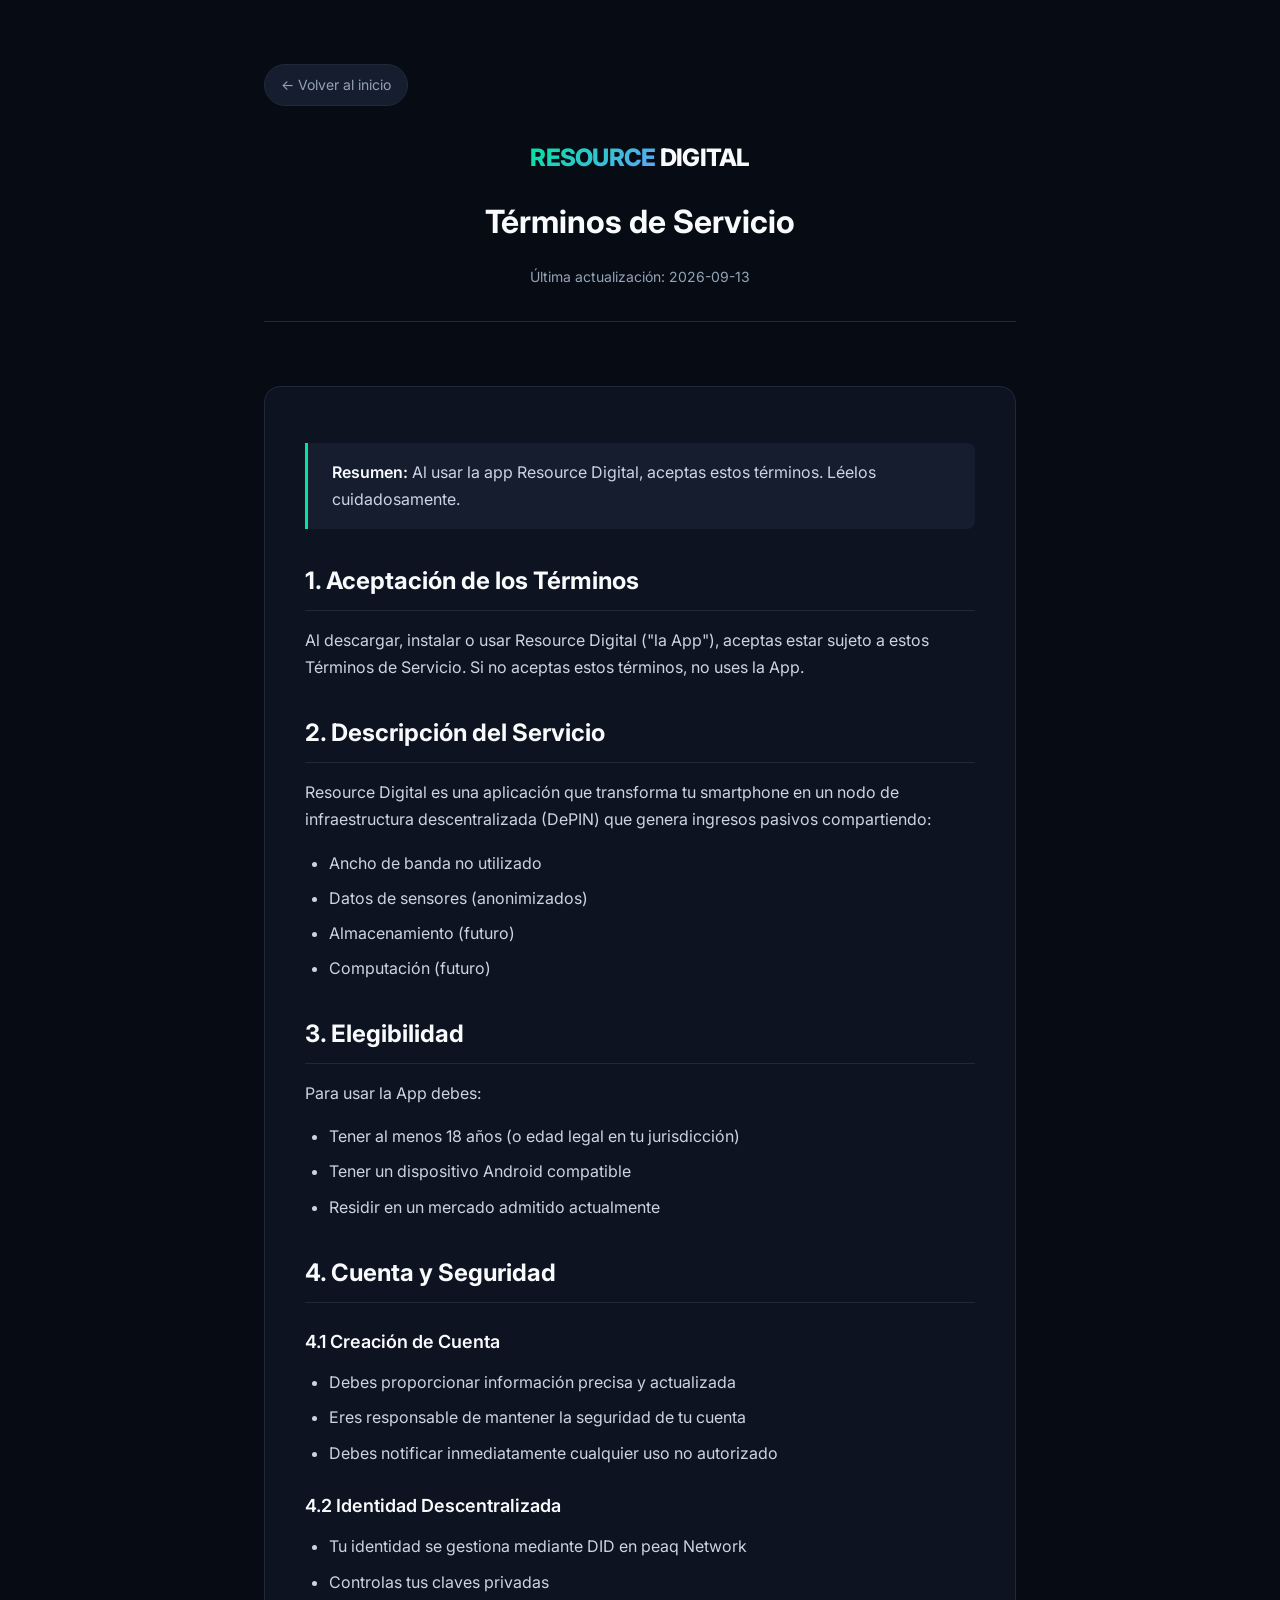
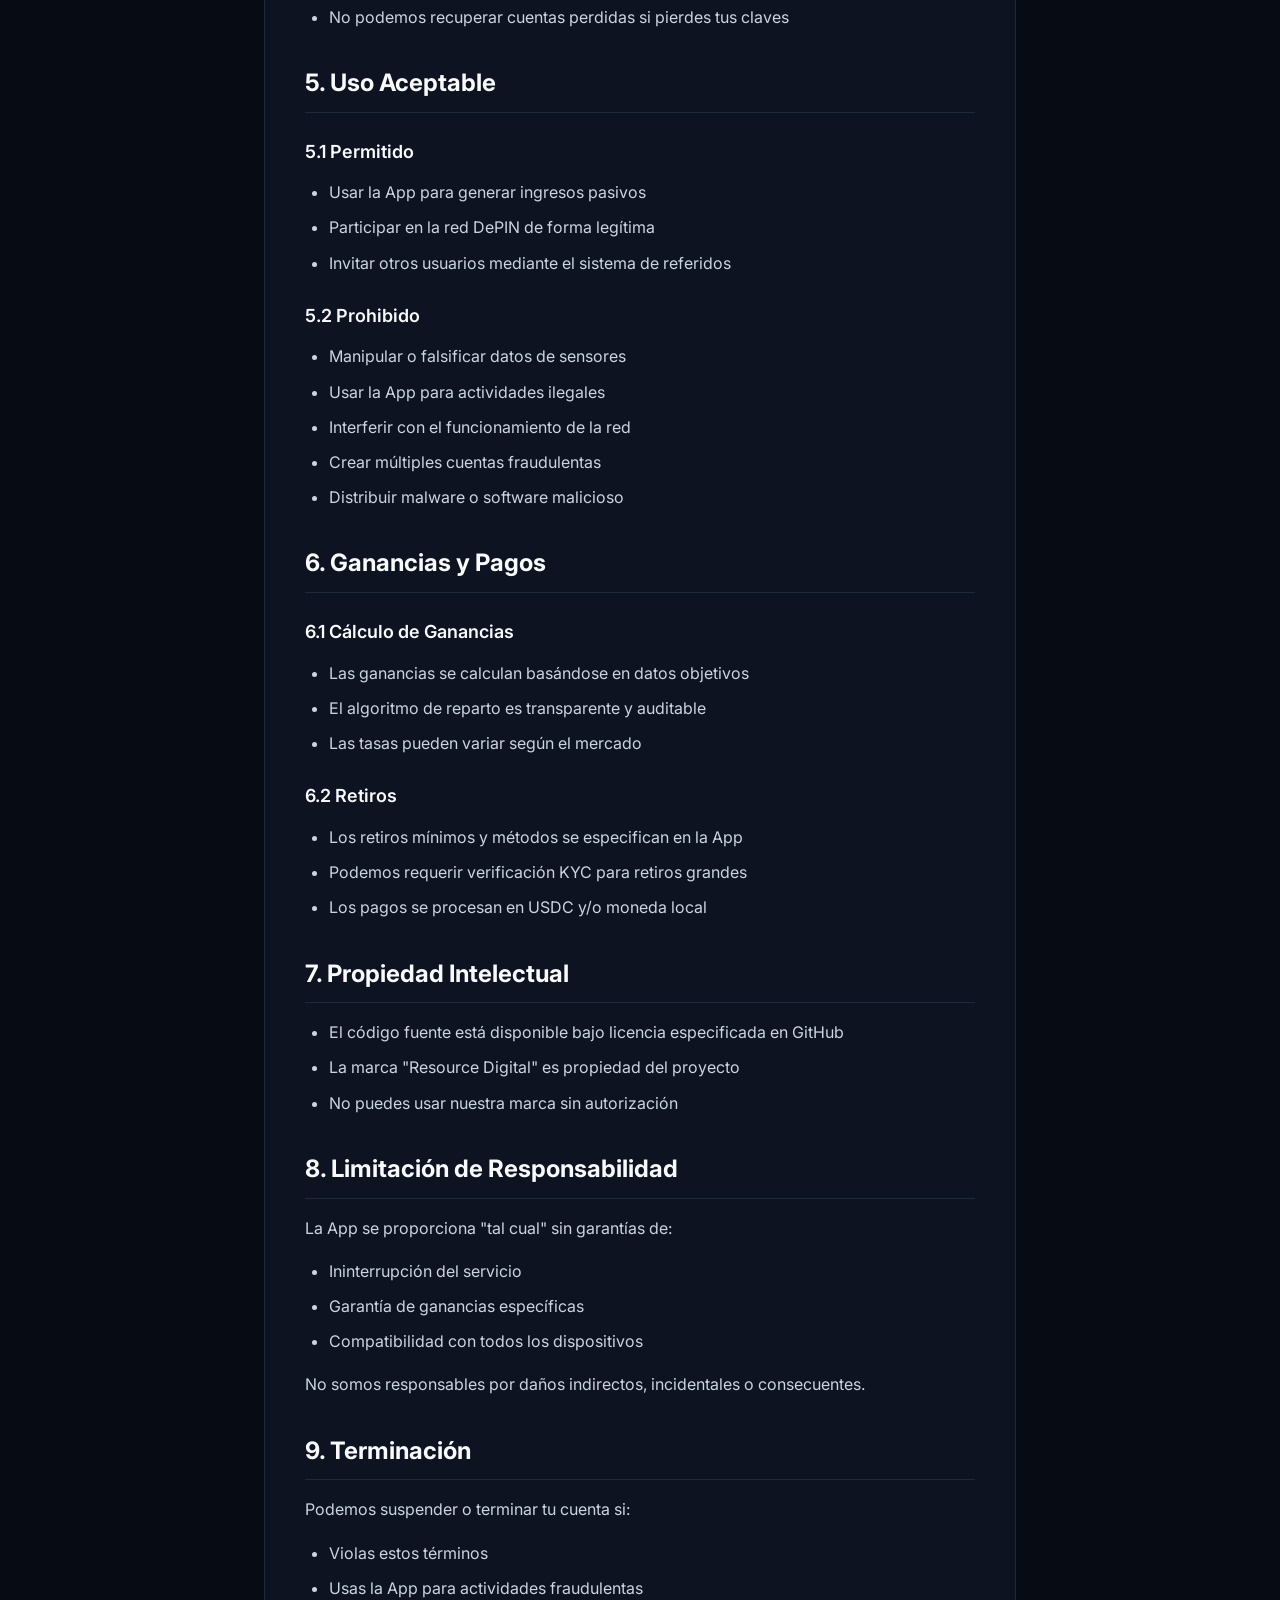
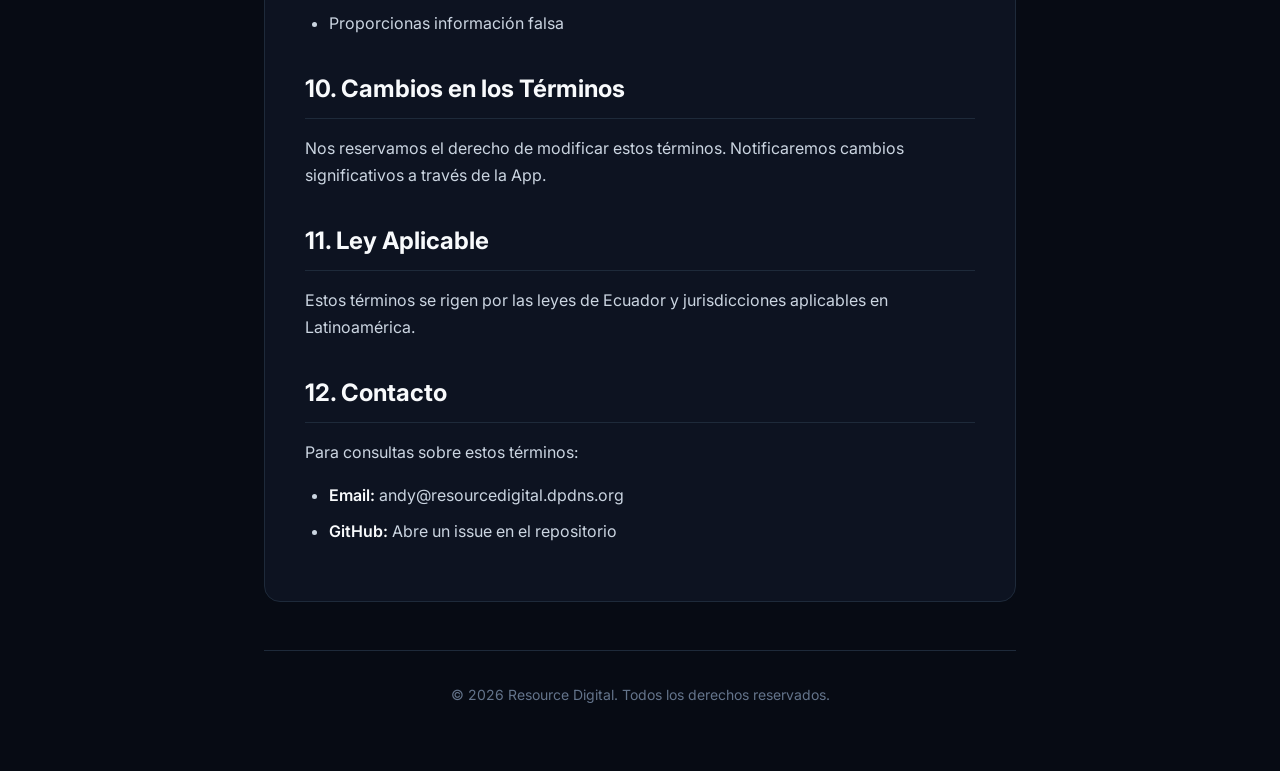
<file: legal/terms.html>
<!DOCTYPE html>
<html lang="es">
<head>
    <meta charset="UTF-8">
    <meta name="viewport" content="width=device-width, initial-scale=1.0">
    <meta name="description" content="Resource Digital - Términos de Servicio">
    <meta name="theme-color" content="#00e5a0">
    <meta property="og:type" content="website">
    <meta property="og:title" content="Resource Digital | Términos de Servicio">
    <meta property="og:description" content="Términos de Servicio - Resource Digital">
    <title>Resource Digital | Términos de Servicio</title>
    <link rel="icon" type="image/svg+xml" href="../assets/images/favicon.svg">
    <link rel="preconnect" href="https://fonts.googleapis.com">
    <link rel="preconnect" href="https://fonts.gstatic.com" crossorigin>
    <link href="https://fonts.googleapis.com/css2?family=Inter:wght@400;500;600;700;800&family=JetBrains+Mono:wght@400;500&display=swap" rel="stylesheet">
    <style>
        :root {
            --bg-0: #070b14;
            --bg-1: #0d1321;
            --bg-2: #151d2e;
            --bg-3: #1a2540;
            --border: #1e2a3a;
            --border-hover: #2a3a52;
            --text-0: #f8fafc;
            --text-1: #cbd5e1;
            --text-2: #94a3b8;
            --text-3: #64748b;
            --accent: #00e5a0;
            --accent-dim: #00b884;
            --accent-glow: rgba(0, 229, 160, 0.12);
            --accent-glow-strong: rgba(0, 229, 160, 0.25);
            --warning: #fbbf24;
            --danger: #f87171;
            --info: #60a5fa;
            --future: #a78bfa;
            --gradient-primary: linear-gradient(135deg, var(--accent) 0%, var(--info) 100%);
            --font-sans: 'Inter', -apple-system, BlinkMacSystemFont, 'Segoe UI', sans-serif;
            --font-mono: 'JetBrains Mono', 'Fira Code', 'SF Mono', monospace;
            --fs-xs: 0.75rem;
            --fs-sm: 0.875rem;
            --fs-base: 1rem;
            --fs-lg: 1.125rem;
            --fs-xl: 1.5rem;
            --fs-2xl: 2rem;
            --fs-3xl: 2.75rem;
            --space-1: 0.25rem;
            --space-2: 0.5rem;
            --space-3: 0.75rem;
            --space-4: 1rem;
            --space-5: 1.25rem;
            --space-6: 1.5rem;
            --space-8: 2rem;
            --space-10: 2.5rem;
            --space-12: 3rem;
            --space-16: 4rem;
            --radius-sm: 8px;
            --radius-md: 12px;
            --radius-lg: 16px;
            --shadow-sm: 0 1px 3px rgba(0,0,0,0.4);
            --shadow-md: 0 4px 16px rgba(0,0,0,0.5);
            --shadow-lg: 0 12px 40px rgba(0,0,0,0.6);
            --shadow-glow: 0 0 32px var(--accent-glow);
            --ease: cubic-bezier(0.4, 0, 0.2, 1);
            --dur-fast: 150ms;
            --dur: 250ms;
            --dur-slow: 400ms;
        }
        *, *::before, *::after { box-sizing: border-box; margin: 0; padding: 0; }
        html { scroll-behavior: smooth; }
        body {
            font-family: var(--font-sans);
            background: var(--bg-0);
            color: var(--text-1);
            line-height: 1.7;
            -webkit-font-smoothing: antialiased;
            min-height: 100vh;
        }
        ::selection { background: var(--accent); color: var(--bg-0); }
        ::-webkit-scrollbar { width: 10px; }
        ::-webkit-scrollbar-track { background: var(--bg-0); }
        ::-webkit-scrollbar-thumb { background: var(--bg-3); border-radius: 5px; border: 2px solid var(--bg-0); }
        ::-webkit-scrollbar-thumb:hover { background: var(--accent-dim); }
        a { color: var(--accent); text-decoration: none; }
        a:hover { text-decoration: underline; }
        
        /* LAYOUT */
        .legal-container {
            max-width: 800px;
            margin: 0 auto;
            padding: var(--space-16) var(--space-6);
        }
        
        /* HEADER */
        .legal-header {
            text-align: center;
            margin-bottom: var(--space-16);
            padding-bottom: var(--space-8);
            border-bottom: 1px solid var(--border);
        }
        .legal-header__brand {
            font-size: var(--fs-xl);
            font-weight: 800;
            color: var(--text-0);
            text-transform: uppercase;
            letter-spacing: -0.03em;
            margin-bottom: var(--space-4);
        }
        .legal-header__brand-accent {
            background: var(--gradient-primary);
            -webkit-background-clip: text;
            -webkit-text-fill-color: transparent;
            background-clip: text;
        }
        .legal-header__title {
            font-size: var(--fs-2xl);
            font-weight: 700;
            color: var(--text-0);
            margin-bottom: var(--space-4);
        }
        .legal-header__subtitle {
            color: var(--text-2);
            font-size: var(--fs-sm);
        }
        
        /* CONTENT */
        .legal-content {
            background: var(--bg-1);
            border: 1px solid var(--border);
            border-radius: var(--radius-lg);
            padding: var(--space-10);
        }
        .legal-content h2 {
            font-size: var(--fs-xl);
            font-weight: 700;
            color: var(--text-0);
            margin: var(--space-8) 0 var(--space-4);
            padding-bottom: var(--space-2);
            border-bottom: 1px solid var(--border);
        }
        .legal-content h2:first-child { margin-top: 0; }
        .legal-content h3 {
            font-size: var(--fs-lg);
            font-weight: 600;
            color: var(--text-0);
            margin: var(--space-6) 0 var(--space-3);
        }
        .legal-content p {
            margin-bottom: var(--space-4);
            color: var(--text-1);
        }
        .legal-content ul, .legal-content ol {
            margin-bottom: var(--space-4);
            padding-left: var(--space-6);
        }
        .legal-content li {
            margin-bottom: var(--space-2);
            color: var(--text-1);
        }
        .legal-content strong { color: var(--text-0); font-weight: 600; }
        .legal-content blockquote {
            background: var(--bg-2);
            border-left: 3px solid var(--accent);
            padding: var(--space-4) var(--space-6);
            margin: var(--space-4) 0;
            border-radius: 0 var(--radius-sm) var(--radius-sm) 0;
        }
        .legal-content table {
            width: 100%;
            border-collapse: collapse;
            margin: var(--space-4) 0;
        }
        .legal-content th, .legal-content td {
            padding: var(--space-3) var(--space-4);
            text-align: left;
            border: 1px solid var(--border);
        }
        .legal-content th {
            background: var(--bg-2);
            color: var(--text-0);
            font-weight: 600;
        }
        .legal-content td { color: var(--text-1); }
        
        /* FOOTER */
        .legal-footer {
            text-align: center;
            margin-top: var(--space-12);
            padding-top: var(--space-8);
            border-top: 1px solid var(--border);
        }
        .legal-footer p {
            color: var(--text-3);
            font-size: var(--fs-sm);
        }
        
        /* BACK LINK */
        .back-link {
            display: inline-flex;
            align-items: center;
            gap: var(--space-2);
            margin-bottom: var(--space-8);
            padding: var(--space-2) var(--space-4);
            background: var(--bg-2);
            border: 1px solid var(--border);
            border-radius: 999px;
            font-size: var(--fs-sm);
            color: var(--text-2);
            transition: all var(--dur) var(--ease);
        }
        .back-link:hover {
            background: var(--bg-3);
            border-color: var(--accent);
            color: var(--accent);
            text-decoration: none;
        }
    </style>
</head>
<body>
    <div class="legal-container">
        <a href="../" class="back-link">← Volver al inicio</a>
        
        <header class="legal-header">
            <div class="legal-header__brand">
                <span class="legal-header__brand-accent">RESOURCE</span> DIGITAL
            </div>
            <h1 class="legal-header__title">Términos de Servicio</h1>
            <p class="legal-header__subtitle">Última actualización: 2026-09-13</p>
        </header>
        
        <main class="legal-content">
            
<blockquote>
<strong>Resumen:</strong> Al usar la app Resource Digital, aceptas estos términos. Léelos cuidadosamente.
</blockquote>

<h2>1. Aceptación de los Términos</h2>
<p>Al descargar, instalar o usar Resource Digital ("la App"), aceptas estar sujeto a estos Términos de Servicio. Si no aceptas estos términos, no uses la App.</p>

<h2>2. Descripción del Servicio</h2>
<p>Resource Digital es una aplicación que transforma tu smartphone en un nodo de infraestructura descentralizada (DePIN) que genera ingresos pasivos compartiendo:</p>
<ul>
<li>Ancho de banda no utilizado</li>
<li>Datos de sensores (anonimizados)</li>
<li>Almacenamiento (futuro)</li>
<li>Computación (futuro)</li>
</ul>

<h2>3. Elegibilidad</h2>
<p>Para usar la App debes:</p>
<ul>
<li>Tener al menos 18 años (o edad legal en tu jurisdicción)</li>
<li>Tener un dispositivo Android compatible</li>
<li>Residir en un mercado admitido actualmente</li>
</ul>

<h2>4. Cuenta y Seguridad</h2>

<h3>4.1 Creación de Cuenta</h3>
<ul>
<li>Debes proporcionar información precisa y actualizada</li>
<li>Eres responsable de mantener la seguridad de tu cuenta</li>
<li>Debes notificar inmediatamente cualquier uso no autorizado</li>
</ul>

<h3>4.2 Identidad Descentralizada</h3>
<ul>
<li>Tu identidad se gestiona mediante DID en peaq Network</li>
<li>Controlas tus claves privadas</li>
<li>No podemos recuperar cuentas perdidas si pierdes tus claves</li>
</ul>

<h2>5. Uso Aceptable</h2>

<h3>5.1 Permitido</h3>
<ul>
<li>Usar la App para generar ingresos pasivos</li>
<li>Participar en la red DePIN de forma legítima</li>
<li>Invitar otros usuarios mediante el sistema de referidos</li>
</ul>

<h3>5.2 Prohibido</h3>
<ul>
<li>Manipular o falsificar datos de sensores</li>
<li>Usar la App para actividades ilegales</li>
<li>Interferir con el funcionamiento de la red</li>
<li>Crear múltiples cuentas fraudulentas</li>
<li>Distribuir malware o software malicioso</li>
</ul>

<h2>6. Ganancias y Pagos</h2>

<h3>6.1 Cálculo de Ganancias</h3>
<ul>
<li>Las ganancias se calculan basándose en datos objetivos</li>
<li>El algoritmo de reparto es transparente y auditable</li>
<li>Las tasas pueden variar según el mercado</li>
</ul>

<h3>6.2 Retiros</h3>
<ul>
<li>Los retiros mínimos y métodos se especifican en la App</li>
<li>Podemos requerir verificación KYC para retiros grandes</li>
<li>Los pagos se procesan en USDC y/o moneda local</li>
</ul>

<h2>7. Propiedad Intelectual</h2>
<ul>
<li>El código fuente está disponible bajo licencia especificada en GitHub</li>
<li>La marca "Resource Digital" es propiedad del proyecto</li>
<li>No puedes usar nuestra marca sin autorización</li>
</ul>

<h2>8. Limitación de Responsabilidad</h2>
<p>La App se proporciona "tal cual" sin garantías de:</p>
<ul>
<li>Ininterrupción del servicio</li>
<li>Garantía de ganancias específicas</li>
<li>Compatibilidad con todos los dispositivos</li>
</ul>
<p>No somos responsables por daños indirectos, incidentales o consecuentes.</p>

<h2>9. Terminación</h2>
<p>Podemos suspender o terminar tu cuenta si:</p>
<ul>
<li>Violas estos términos</li>
<li>Usas la App para actividades fraudulentas</li>
<li>Proporcionas información falsa</li>
</ul>

<h2>10. Cambios en los Términos</h2>
<p>Nos reservamos el derecho de modificar estos términos. Notificaremos cambios significativos a través de la App.</p>

<h2>11. Ley Aplicable</h2>
<p>Estos términos se rigen por las leyes de Ecuador y jurisdicciones aplicables en Latinoamérica.</p>

<h2>12. Contacto</h2>
<p>Para consultas sobre estos términos:</p>
<ul>
<li><strong>Email:</strong> andy@resourcedigital.dpdns.org</li>
<li><strong>GitHub:</strong> Abre un issue en el repositorio</li>
</ul>

        </main>
        
        <footer class="legal-footer">
            <p>© 2026 Resource Digital. Todos los derechos reservados.</p>
        </footer>
    </div>
</body>
</html>
</file>
